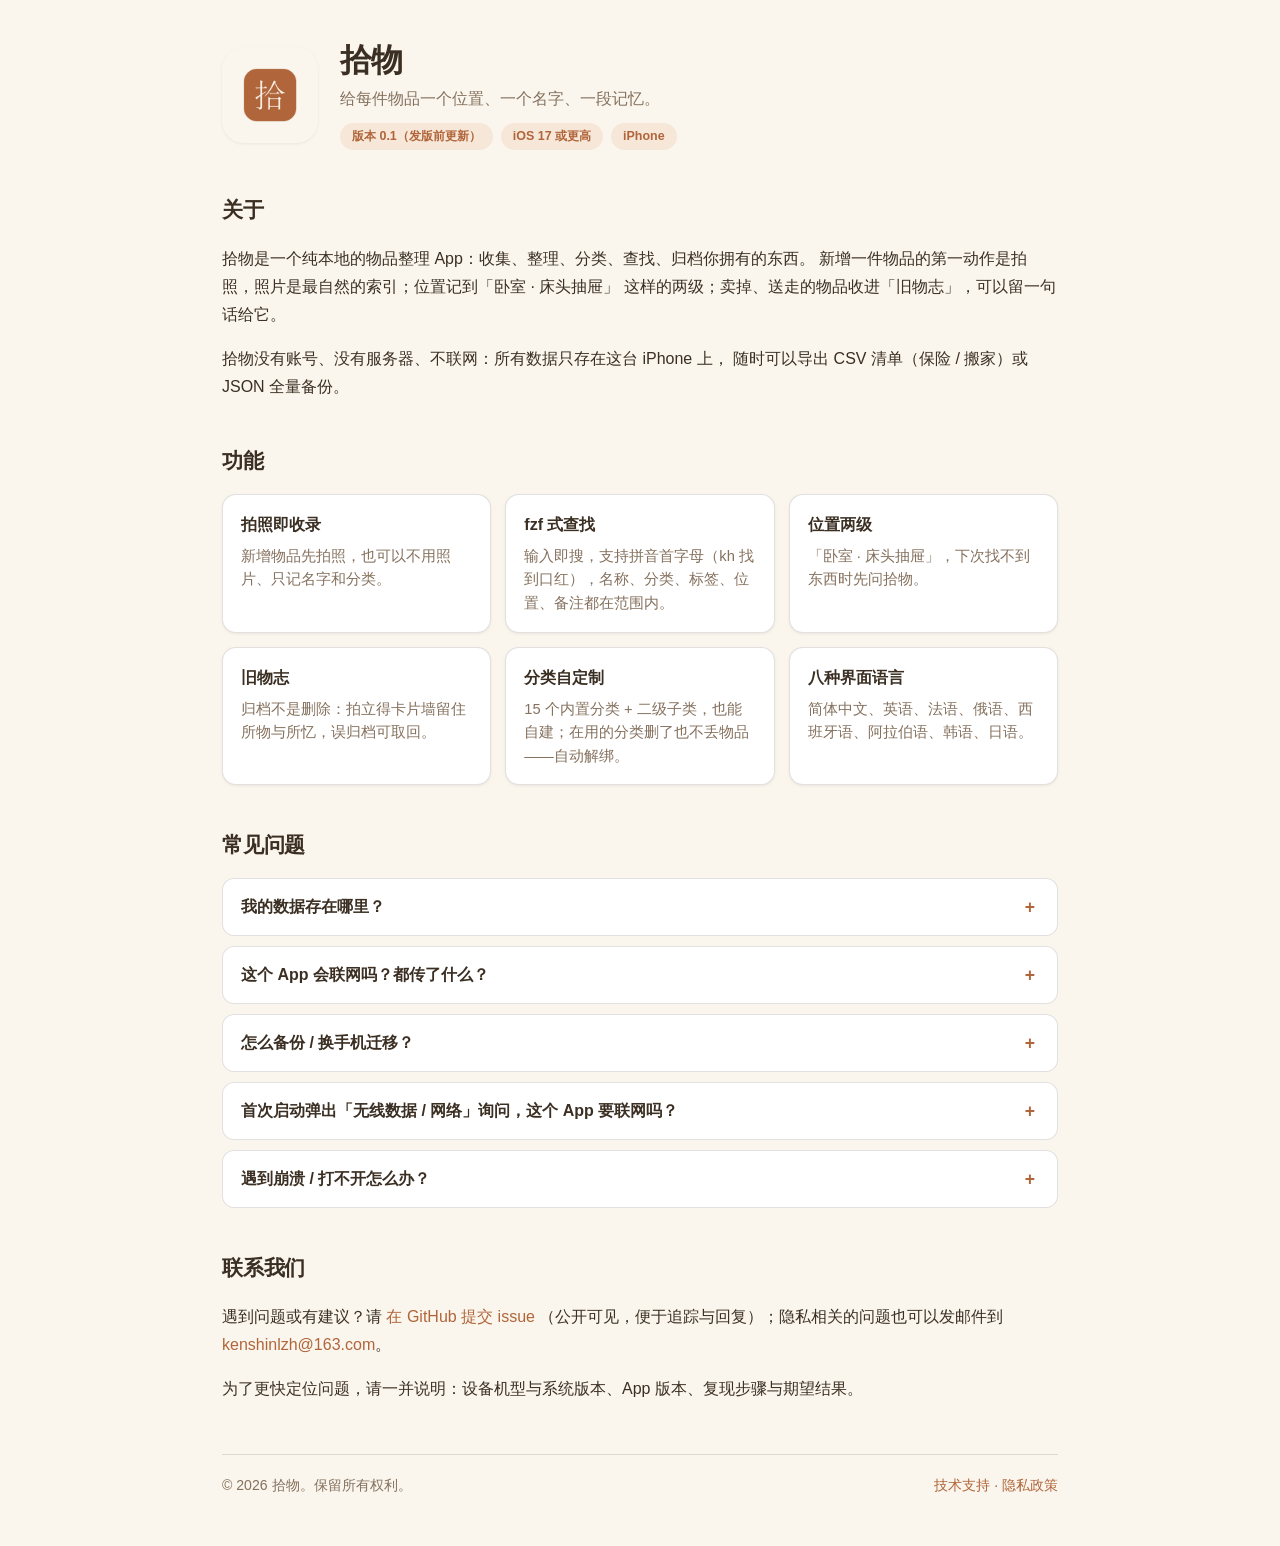
<file: index.html>
<!DOCTYPE html>
<html lang="zh-CN">
<head>
<meta charset="utf-8">
<meta name="viewport" content="width=device-width, initial-scale=1">
<title>拾物 — 技术支持</title>
<meta name="description" content="拾物：一个纯本地的 iPhone 物品整理 App——拍照收录、fzf 式查找、旧物志归档。数据只存在这台 iPhone 上。">
<meta property="og:title" content="拾物 — 技术支持">
<meta property="og:description" content="纯本地的物品整理 App：给每件物品一个位置、一个名字、一段记忆。">
<meta property="og:image" content="assets/icon.png">
<link rel="icon" type="image/png" href="assets/icon.png">
<link rel="stylesheet" href="styles.css">
</head>
<body>
<main class="wrap">

<header class="hero">
  <img class="hero-icon" src="assets/icon.png" alt="拾物 App 图标" width="96" height="96">
  <div>
    <h1>拾物</h1>
    <p class="tagline">给每件物品一个位置、一个名字、一段记忆。</p>
    <p class="chips">
      <!-- 发版前把下面的版本号更新为当期 App Store 版本（信息来源：app/ios/App/Info.plist） -->
      <span class="chip">版本 0.1（发版前更新）</span>
      <span class="chip">iOS 17 或更高</span>
      <span class="chip">iPhone</span>
    </p>
  </div>
</header>

<section>
  <h2>关于</h2>
  <p>拾物是一个纯本地的物品整理 App：收集、整理、分类、查找、归档你拥有的东西。
  新增一件物品的第一动作是拍照，照片是最自然的索引；位置记到「卧室 · 床头抽屉」
  这样的两级；卖掉、送走的物品收进「旧物志」，可以留一句话给它。</p>
  <p>拾物没有账号、没有服务器、不联网：所有数据只存在这台 iPhone 上，
  随时可以导出 CSV 清单（保险 / 搬家）或 JSON 全量备份。</p>
</section>

<section>
  <h2>功能</h2>
  <div class="grid">
    <div class="card">
      <h3>拍照即收录</h3>
      <p>新增物品先拍照，也可以不用照片、只记名字和分类。</p>
    </div>
    <div class="card">
      <h3>fzf 式查找</h3>
      <p>输入即搜，支持拼音首字母（kh 找到口红），名称、分类、标签、位置、备注都在范围内。</p>
    </div>
    <div class="card">
      <h3>位置两级</h3>
      <p>「卧室 · 床头抽屉」，下次找不到东西时先问拾物。</p>
    </div>
    <div class="card">
      <h3>旧物志</h3>
      <p>归档不是删除：拍立得卡片墙留住所物与所忆，误归档可取回。</p>
    </div>
    <div class="card">
      <h3>分类自定制</h3>
      <p>15 个内置分类 + 二级子类，也能自建；在用的分类删了也不丢物品——自动解绑。</p>
    </div>
    <div class="card">
      <h3>八种界面语言</h3>
      <p>简体中文、英语、法语、俄语、西班牙语、阿拉伯语、韩语、日语。</p>
    </div>
  </div>
</section>

<section>
  <h2>常见问题</h2>

  <details>
    <summary>我的数据存在哪里？</summary>
    <p>全部在本机 App 沙盒的 <code>Application Support/things</code> 目录（物品 JSON +
    照片文件）。没有服务器副本，删除 App 即一并删除——想留底请先用「设置 → 导出与备份」
    生成 CSV 清单或 JSON 全量备份，保存在你自己选的位置。</p>
  </details>

  <details>
    <summary>这个 App 会联网吗？都传了什么？</summary>
    <p>不联网。拾物不发起任何网络请求：没有账号体系、没有统计或广告 SDK、
    没有崩溃上报。详见<a href="privacy.html">隐私政策</a>。</p>
  </details>

  <details>
    <summary>怎么备份 / 换手机迁移？</summary>
    <p>「设置 → 导出与备份」可以生成 CSV 清单（保险、搬家场景）或 JSON 全量备份
    （含全部物品、照片引用与分类体系）。换机迁移的导入功能在后续版本中。</p>
  </details>

  <details>
    <summary>首次启动弹出「无线数据 / 网络」询问，这个 App 要联网吗？</summary>
    <p>不要紧。拾物不发起任何网络请求，这个提示是国行 iPhone 系统对每个 App
    首次启动的统一询问（运营商要求），与 App 本身是否联网无关。
    选「不允许」也完全不影响使用——拾物的全部数据只存在本机。
    详见<a href="privacy.html">隐私政策</a>。</p>
  </details>

  <details>
    <summary>遇到崩溃 / 打不开怎么办？</summary>
    <p>先试：① 退出 App 重新打开；② 重启手机；③ 若需删除重装，请先导出 JSON
    备份（重装后本机数据无法找回）。仍解决不了请到下方 GitHub Issues 反馈，
    并附上设备机型、系统版本、App 版本与复现步骤。</p>
  </details>
</section>

<section>
  <h2>联系我们</h2>
  <p>遇到问题或有建议？请
  <a href="https://github.com/pinebop/shiwu-support/issues/new">在 GitHub 提交 issue</a>
  （公开可见，便于追踪与回复）；隐私相关的问题也可以发邮件到
  <a href="mailto:kenshinlzh@163.com">kenshinlzh@163.com</a>。</p>
  <p>为了更快定位问题，请一并说明：设备机型与系统版本、App 版本、复现步骤与期望结果。</p>
</section>

<footer>
  <p>© 2026 拾物。保留所有权利。</p>
  <nav><a href="index.html">技术支持</a> · <a href="privacy.html">隐私政策</a></nav>
</footer>

</main>
</body>
</html>
</file>
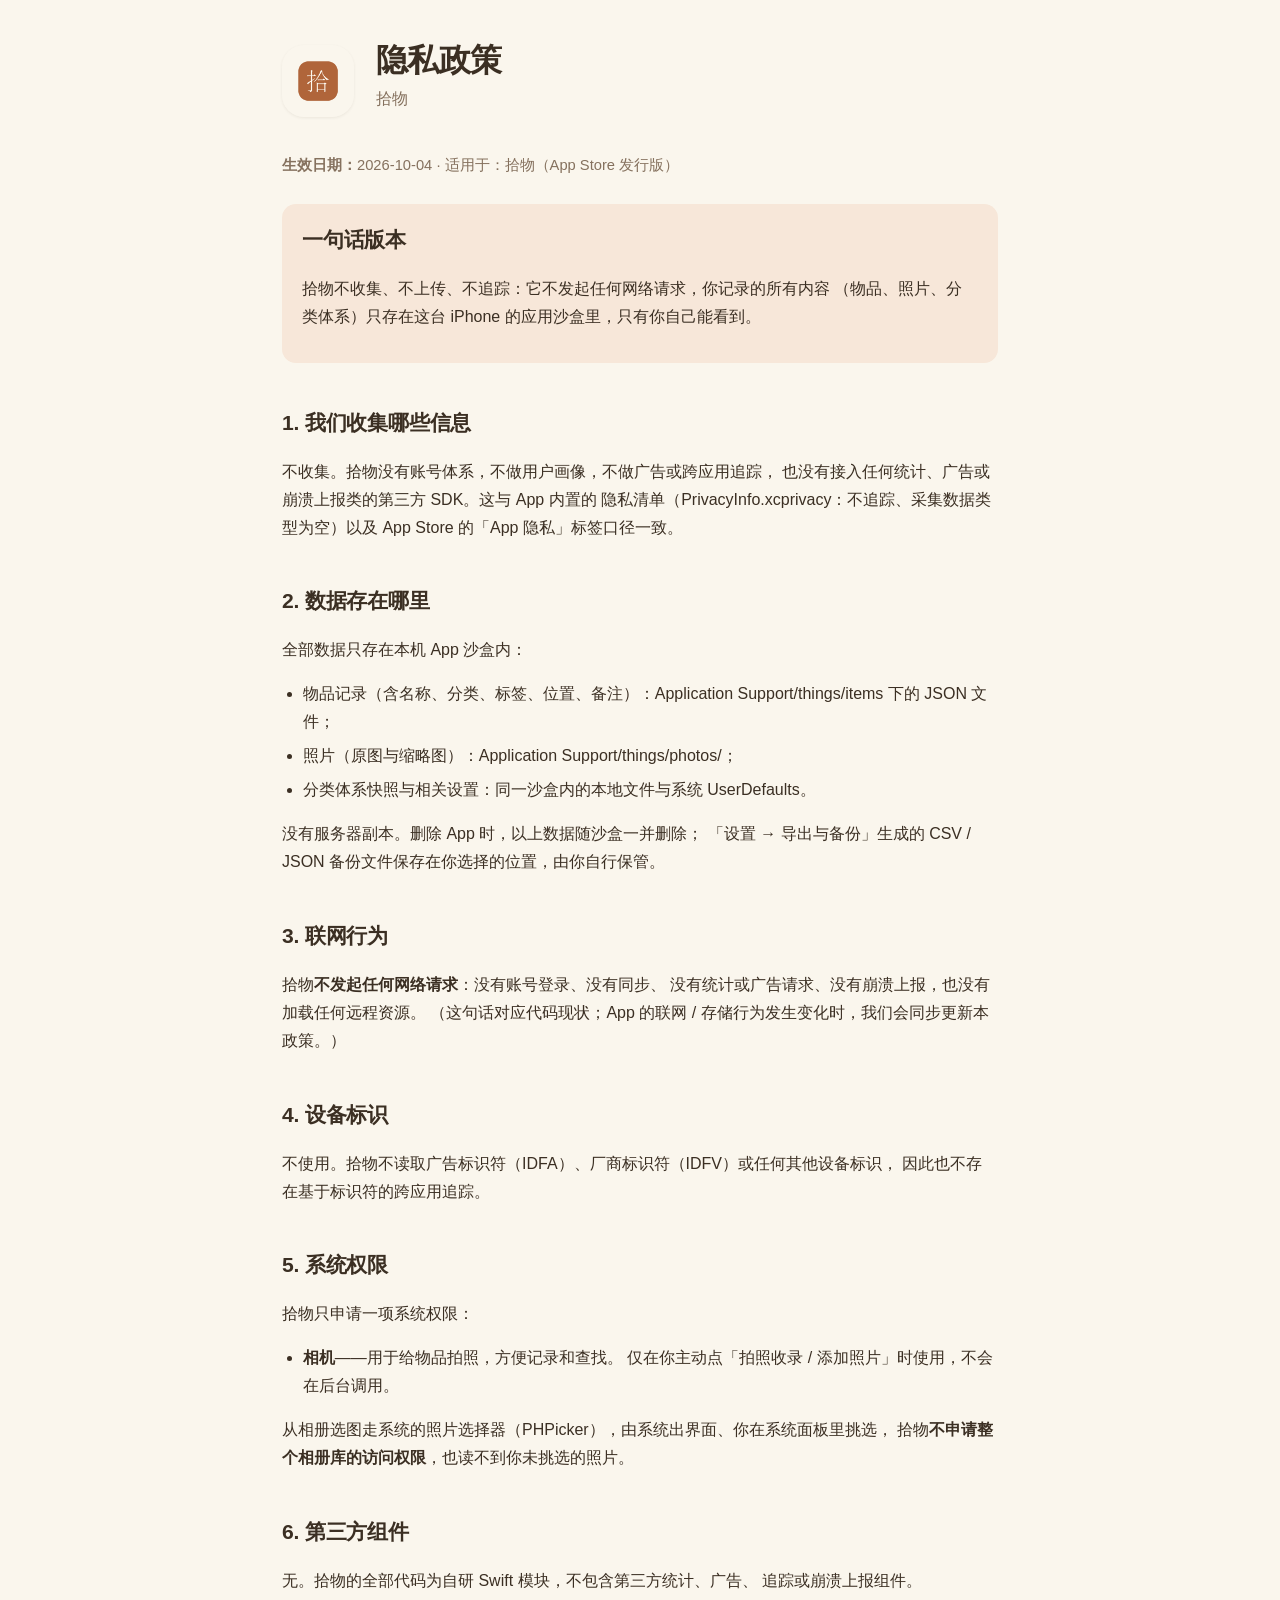
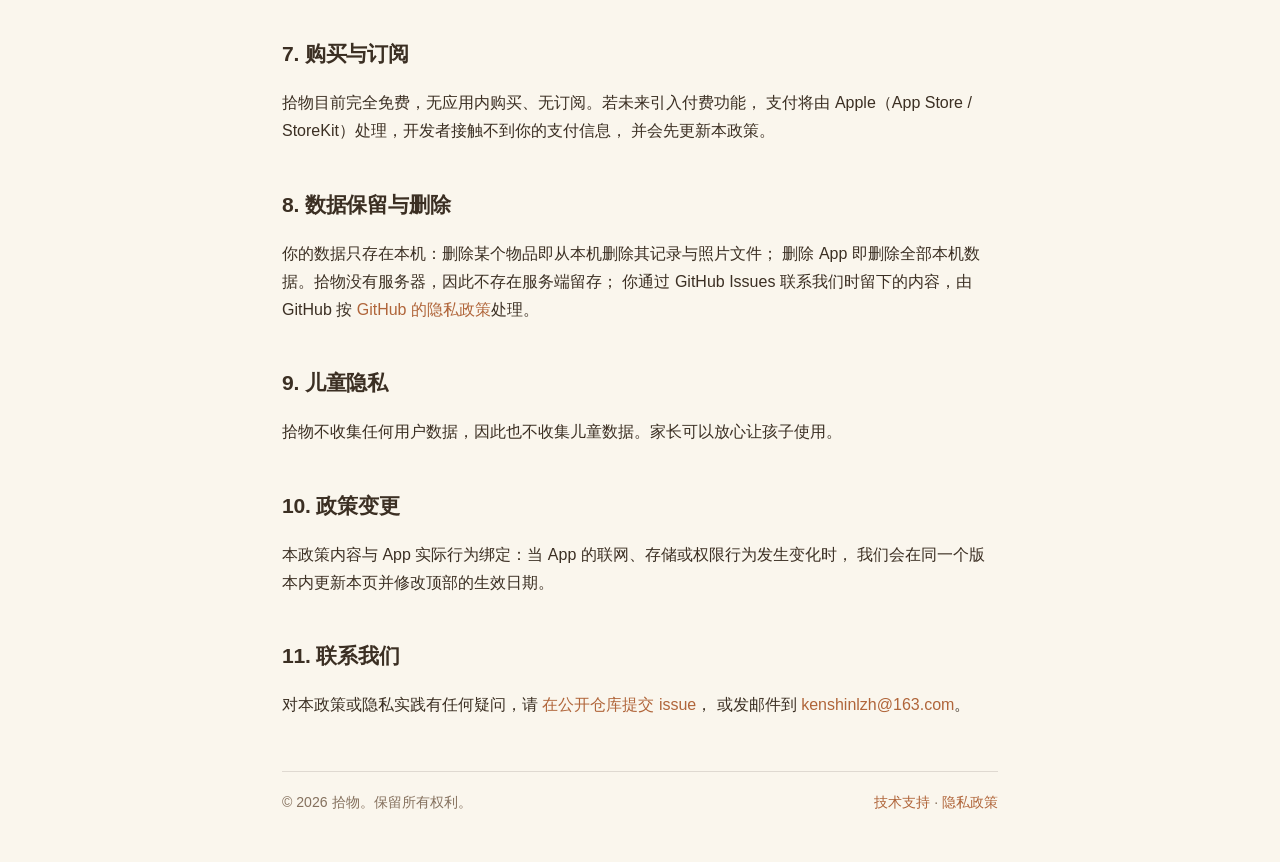
<file: privacy.html>
<!DOCTYPE html>
<html lang="zh-CN">
<head>
<meta charset="utf-8">
<meta name="viewport" content="width=device-width, initial-scale=1">
<title>拾物 — 隐私政策</title>
<meta name="description" content="拾物的隐私结论一句话：不收集、不上传、不追踪，所有数据只存在这台 iPhone 上。">
<meta property="og:title" content="拾物 — 隐私政策">
<meta property="og:description" content="不收集、不上传、不追踪，所有数据只存在这台 iPhone 上。">
<meta property="og:image" content="assets/icon.png">
<link rel="icon" type="image/png" href="assets/icon.png">
<link rel="stylesheet" href="styles.css">
</head>
<body>
<main class="wrap narrow">

<header class="hero hero-left">
  <img class="hero-icon" src="assets/icon.png" alt="拾物 App 图标" width="72" height="72">
  <div>
    <h1>隐私政策</h1>
    <p class="tagline">拾物</p>
  </div>
</header>

<p class="meta"><strong>生效日期：</strong>2026-10-04 · 适用于：拾物（App Store 发行版）</p>

<section class="summary">
  <h2>一句话版本</h2>
  <p>拾物不收集、不上传、不追踪：它不发起任何网络请求，你记录的所有内容
  （物品、照片、分类体系）只存在这台 iPhone 的应用沙盒里，只有你自己能看到。</p>
</section>

<section>
  <h2>1. 我们收集哪些信息</h2>
  <p>不收集。拾物没有账号体系，不做用户画像，不做广告或跨应用追踪，
  也没有接入任何统计、广告或崩溃上报类的第三方 SDK。这与 App 内置的
  隐私清单（PrivacyInfo.xcprivacy：不追踪、采集数据类型为空）以及
  App Store 的「App 隐私」标签口径一致。</p>
</section>

<section>
  <h2>2. 数据存在哪里</h2>
  <p>全部数据只存在本机 App 沙盒内：</p>
  <ul>
    <li>物品记录（含名称、分类、标签、位置、备注）：Application
        Support/things/items 下的 JSON 文件；</li>
    <li>照片（原图与缩略图）：Application Support/things/photos/；</li>
    <li>分类体系快照与相关设置：同一沙盒内的本地文件与系统 UserDefaults。</li>
  </ul>
  <p>没有服务器副本。删除 App 时，以上数据随沙盒一并删除；
  「设置 → 导出与备份」生成的 CSV / JSON 备份文件保存在你选择的位置，由你自行保管。</p>
</section>

<section>
  <h2>3. 联网行为</h2>
  <p>拾物<strong>不发起任何网络请求</strong>：没有账号登录、没有同步、
  没有统计或广告请求、没有崩溃上报，也没有加载任何远程资源。
  （这句话对应代码现状；App 的联网 / 存储行为发生变化时，我们会同步更新本政策。）</p>
</section>

<section>
  <h2>4. 设备标识</h2>
  <p>不使用。拾物不读取广告标识符（IDFA）、厂商标识符（IDFV）或任何其他设备标识，
  因此也不存在基于标识符的跨应用追踪。</p>
</section>

<section>
  <h2>5. 系统权限</h2>
  <p>拾物只申请一项系统权限：</p>
  <ul>
    <li><strong>相机</strong>——用于给物品拍照，方便记录和查找。
        仅在你主动点「拍照收录 / 添加照片」时使用，不会在后台调用。</li>
  </ul>
  <p>从相册选图走系统的照片选择器（PHPicker），由系统出界面、你在系统面板里挑选，
  拾物<strong>不申请整个相册库的访问权限</strong>，也读不到你未挑选的照片。</p>
</section>

<section>
  <h2>6. 第三方组件</h2>
  <p>无。拾物的全部代码为自研 Swift 模块，不包含第三方统计、广告、
  追踪或崩溃上报组件。</p>
</section>

<section>
  <h2>7. 购买与订阅</h2>
  <p>拾物目前完全免费，无应用内购买、无订阅。若未来引入付费功能，
  支付将由 Apple（App Store / StoreKit）处理，开发者接触不到你的支付信息，
  并会先更新本政策。</p>
</section>

<section>
  <h2>8. 数据保留与删除</h2>
  <p>你的数据只存在本机：删除某个物品即从本机删除其记录与照片文件；
  删除 App 即删除全部本机数据。拾物没有服务器，因此不存在服务端留存；
  你通过 GitHub Issues 联系我们时留下的内容，由 GitHub 按
  <a href="https://docs.github.com/site-policy">GitHub 的隐私政策</a>处理。</p>
</section>

<section>
  <h2>9. 儿童隐私</h2>
  <p>拾物不收集任何用户数据，因此也不收集儿童数据。家长可以放心让孩子使用。</p>
</section>

<section>
  <h2>10. 政策变更</h2>
  <p>本政策内容与 App 实际行为绑定：当 App 的联网、存储或权限行为发生变化时，
  我们会在同一个版本内更新本页并修改顶部的生效日期。</p>
</section>

<section>
  <h2>11. 联系我们</h2>
  <p>对本政策或隐私实践有任何疑问，请
  <a href="https://github.com/pinebop/shiwu-support/issues/new">在公开仓库提交 issue</a>，
  或发邮件到 <a href="mailto:kenshinlzh@163.com">kenshinlzh@163.com</a>。</p>
</section>

<footer>
  <p>© 2026 拾物。保留所有权利。</p>
  <nav><a href="index.html">技术支持</a> · <a href="privacy.html">隐私政策</a></nav>
</footer>

</main>
</body>
</html>
</file>
<file: styles.css>
/* 拾物支持站样式：无 JavaScript，浅色 / 深色跟随系统 prefers-color-scheme。
   色板取自 App 的 AppTheme.swift（background / primaryText / secondaryText /
   accentSoft / paper / line 的浅深两套值 + accent：浅色 #B0653A；深色取
   accentText #E8B58C——页面用 accent 做文字 / 链接色，深底上直接用 accent 原值
   对比度不过，取值理由与 AppTheme 的 accentText 一致），改主题时两边同步。 */

:root {
  --bg: #faf6ed;
  --fg: #3b2f23;
  --muted: #85715e;
  --card: #ffffff;
  --border: rgba(59, 47, 35, 0.14);
  --accent: #b0653a;
  --accent-soft: #f7e7d9;
  --code-bg: #f4ead8;
  --shadow: 0 1px 3px rgba(59, 47, 35, 0.08);
}

@media (prefers-color-scheme: dark) {
  :root {
    --bg: #1e1913;
    --fg: #f0e7db;
    --muted: #aa9683;
    --card: #27211a;
    --border: rgba(240, 231, 219, 0.16);
    --accent: #e8b58c;
    --accent-soft: rgba(176, 101, 58, 0.24);
    --code-bg: #27211a;
    --shadow: 0 1px 3px rgba(0, 0, 0, 0.4);
  }
}

* { box-sizing: border-box; }

body {
  margin: 0;
  background: var(--bg);
  color: var(--fg);
  font-family: -apple-system, BlinkMacSystemFont, "PingFang SC", "Hiragino Sans GB",
    "Segoe UI", Roboto, Helvetica, Arial, sans-serif;
  font-size: 16px;
  line-height: 1.75;
  -webkit-font-smoothing: antialiased;
}

.wrap { max-width: 880px; margin: 0 auto; padding: 40px 22px 48px; }
.wrap.narrow { max-width: 760px; }

a { color: var(--accent); text-decoration: none; }
a:hover { text-decoration: underline; }

code {
  font-family: ui-monospace, SFMono-Regular, Menlo, Consolas, monospace;
  font-size: 0.86em;
  background: var(--code-bg);
  border-radius: 6px;
  padding: 2px 6px;
  word-break: break-all;
}

/* Hero */

.hero { display: flex; align-items: center; gap: 22px; margin-bottom: 30px; }
.hero-left { align-items: center; }
.hero-icon { border-radius: 22px; box-shadow: var(--shadow); flex: none; }

h1 { margin: 0 0 4px; font-size: 2rem; letter-spacing: -0.02em; line-height: 1.25; }
.tagline { margin: 0 0 10px; color: var(--muted); font-size: 1.02rem; }
.chips { margin: 0; display: flex; flex-wrap: wrap; gap: 8px; }

.chip {
  display: inline-block;
  font-size: 0.78rem;
  font-weight: 600;
  color: var(--accent);
  background: var(--accent-soft);
  border-radius: 999px;
  padding: 3px 12px;
}

/* Sections */

h2 { font-size: 1.32rem; letter-spacing: -0.01em; margin: 2.6rem 0 0.9rem; }
h3 { font-size: 1.04rem; margin: 1.9rem 0 0.5rem; }
.meta { color: var(--muted); font-size: 0.92rem; margin-top: 0; }

.summary {
  background: var(--accent-soft);
  border-radius: 14px;
  padding: 4px 20px 16px;
  margin-top: 1.6rem;
}

.summary h2 { margin-top: 0.9rem; }

/* Feature cards */

.grid { display: grid; grid-template-columns: repeat(auto-fill, minmax(240px, 1fr)); gap: 14px; }

.card {
  background: var(--card);
  border: 1px solid var(--border);
  border-radius: 14px;
  padding: 16px 18px;
  box-shadow: var(--shadow);
}

.card h3 { margin: 0 0 6px; font-size: 1rem; }
.card p { margin: 0; color: var(--muted); font-size: 0.92rem; line-height: 1.6; }

/* FAQ accordions */

details {
  background: var(--card);
  border: 1px solid var(--border);
  border-radius: 12px;
  padding: 14px 18px;
  margin-bottom: 10px;
}

summary {
  font-weight: 600;
  cursor: pointer;
  list-style: none;
  position: relative;
  padding-right: 28px;
}

summary::-webkit-details-marker { display: none; }

summary::after {
  content: "+";
  position: absolute;
  right: 4px;
  top: 50%;
  transform: translateY(-50%);
  color: var(--accent);
  font-weight: 700;
  font-size: 1.1rem;
}

details[open] summary::after { content: "−"; }
details p { margin: 10px 0 2px; color: var(--muted); }

/* Lists, table & footer */

section ul { padding-left: 1.3rem; }
section li { margin: 6px 0; }

table { width: 100%; border-collapse: collapse; margin: 1rem 0; font-size: 0.93rem; }

th, td {
  border: 1px solid var(--border);
  padding: 8px 12px;
  text-align: left;
  vertical-align: top;
}

th { background: var(--accent-soft); font-weight: 600; }

footer {
  margin-top: 3.2rem;
  padding-top: 18px;
  border-top: 1px solid var(--border);
  display: flex;
  justify-content: space-between;
  flex-wrap: wrap;
  gap: 8px;
  color: var(--muted);
  font-size: 0.88rem;
}

footer p, footer nav { margin: 0; }
</file>
